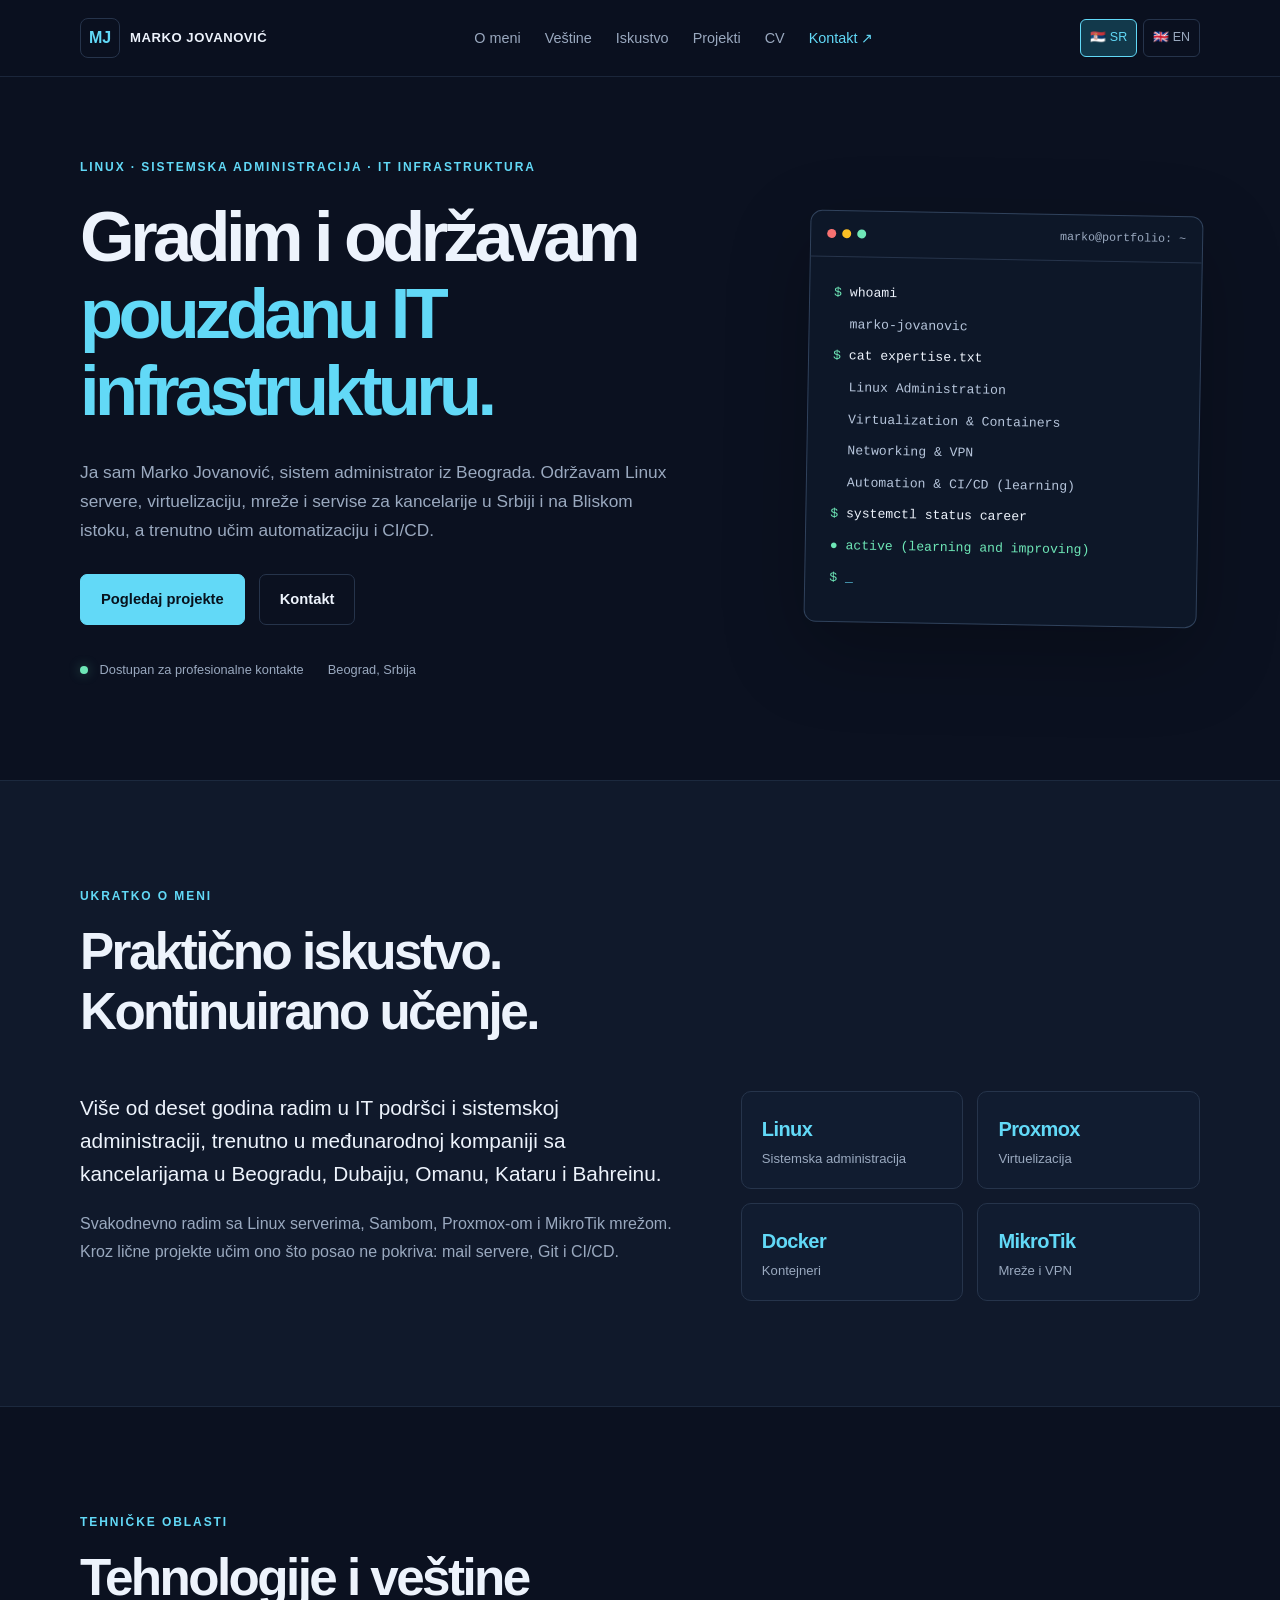
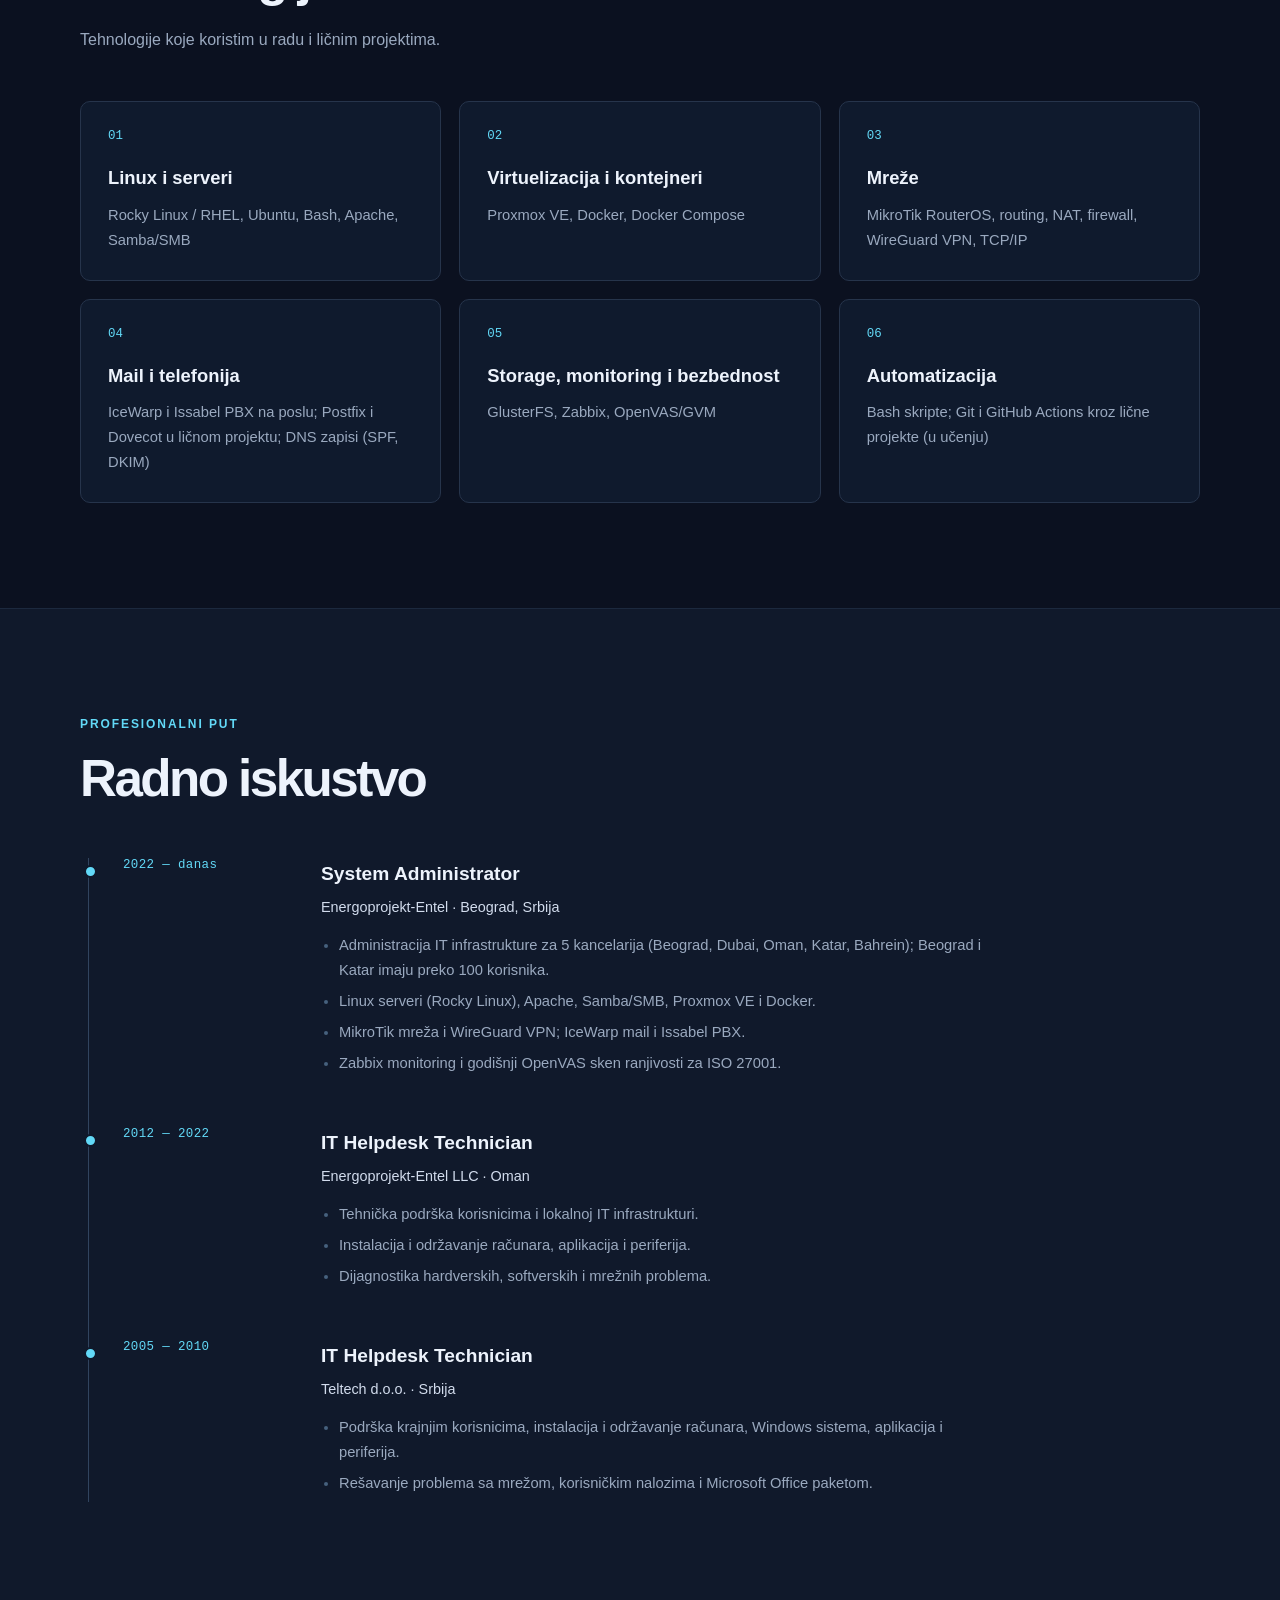
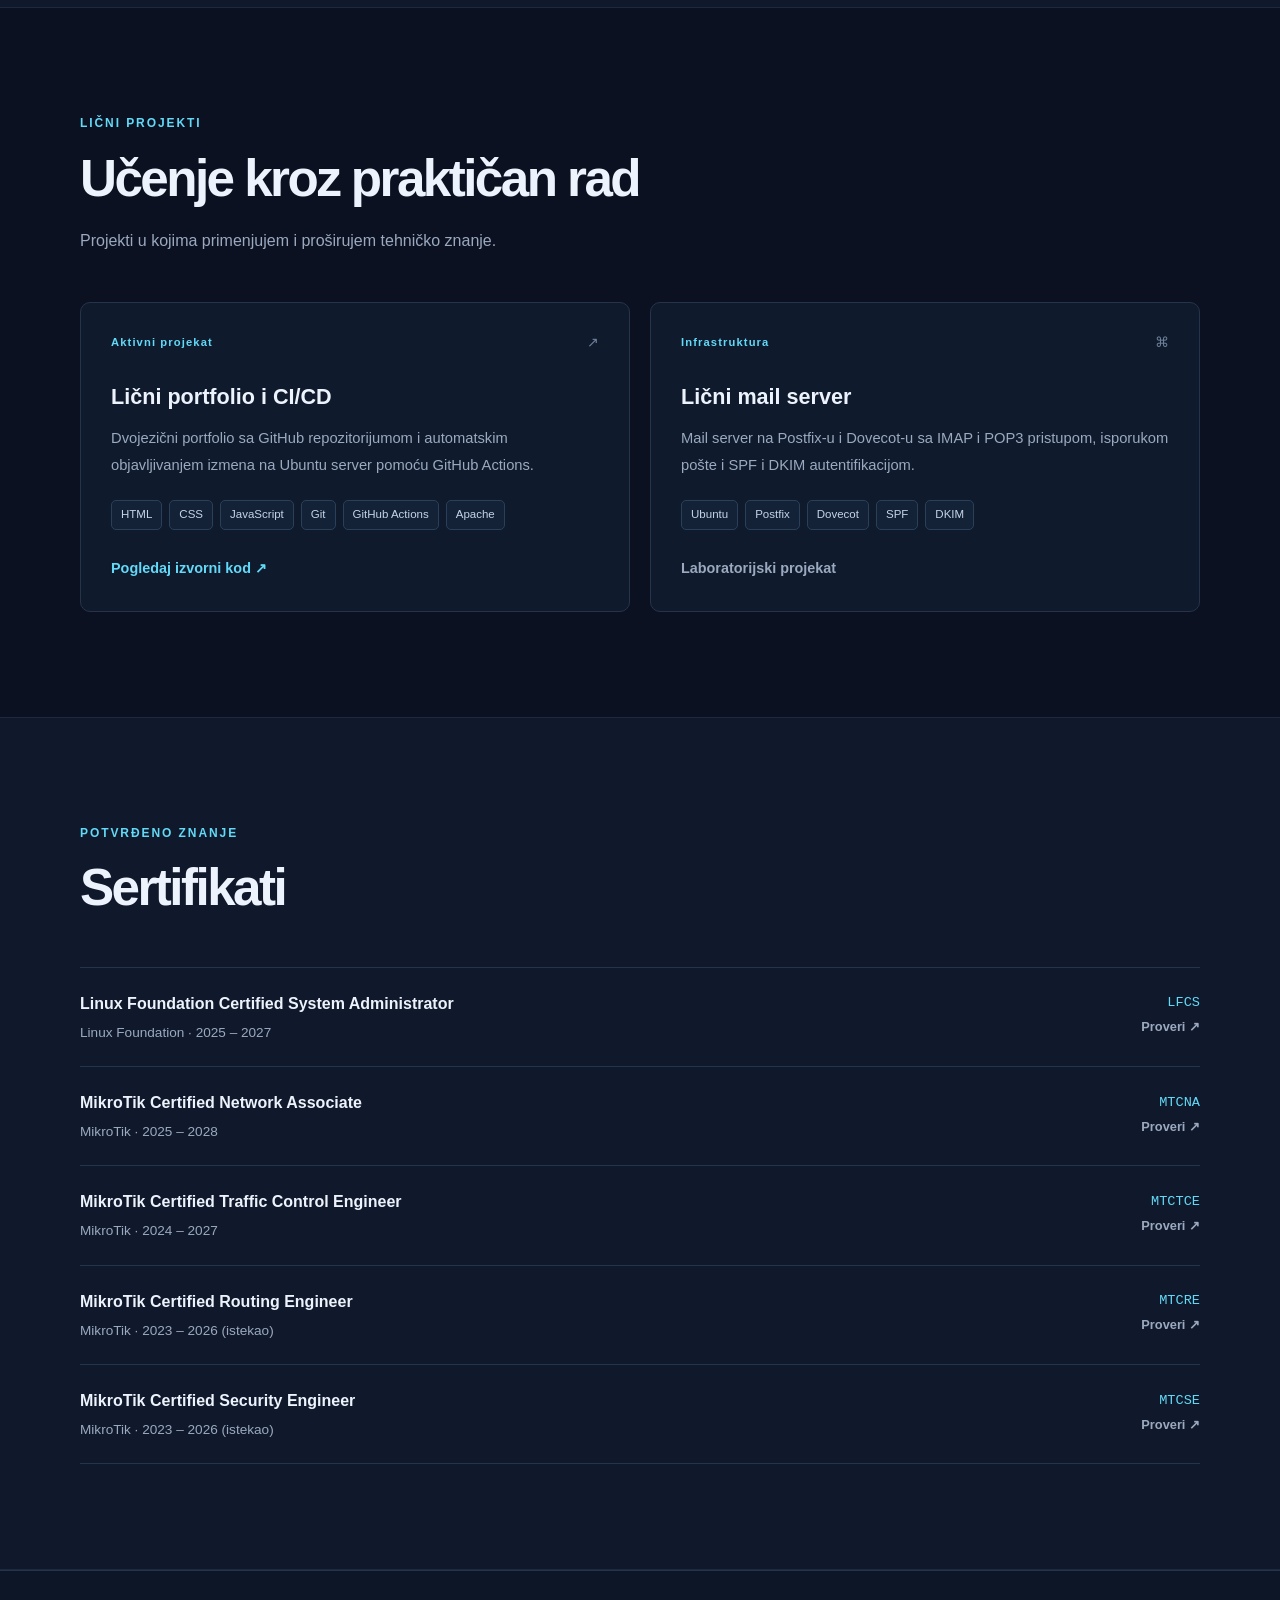
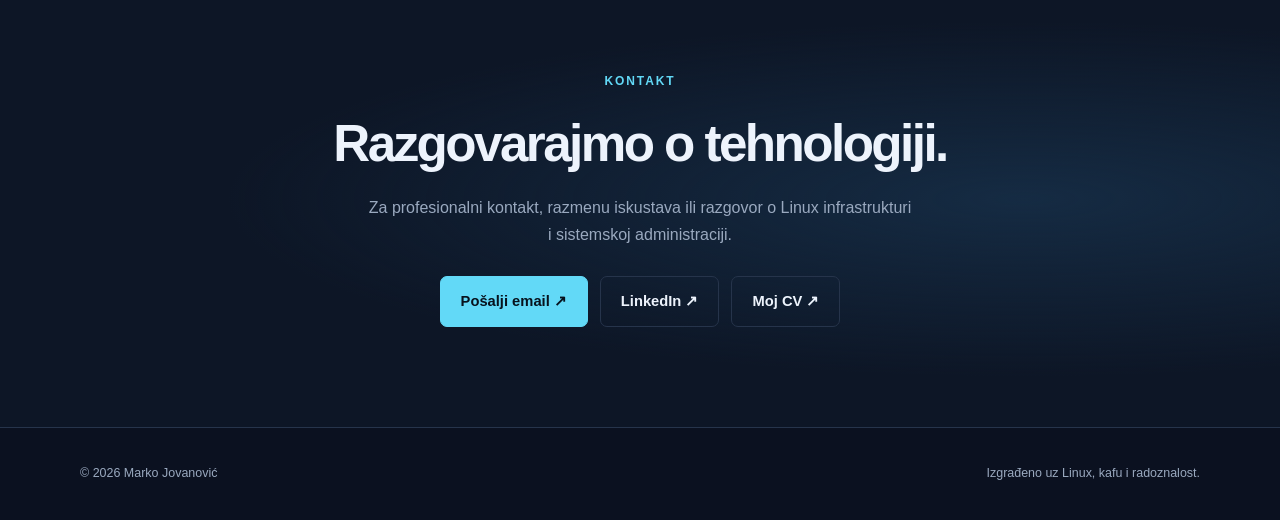
<file: web/index.html>
<!DOCTYPE html>
<html lang="sr">
<head>
    <meta charset="UTF-8">
    <meta name="viewport" content="width=device-width, initial-scale=1.0">
    <meta name="description" content="Marko Jovanović — System Administrator. Linux infrastruktura, virtuelizacija, mreže i servisi za međunarodnu kompaniju.">
    <meta name="theme-color" content="#0b1120">
    <link rel="canonical" href="https://marko.jovanovic.pro/">
    <meta property="og:type" content="website">
    <meta property="og:site_name" content="Marko Jovanović">
    <meta property="og:title" content="Marko Jovanović | System Administrator">
    <meta property="og:description" content="Marko Jovanović — System Administrator. Linux infrastruktura, virtuelizacija, mreže i servisi za međunarodnu kompaniju.">
    <meta property="og:url" content="https://marko.jovanovic.pro/">
    <meta property="og:image" content="https://marko.jovanovic.pro/assets/og-image.png">
    <meta property="og:image:width" content="1200">
    <meta property="og:image:height" content="630">
    <meta property="og:image:alt" content="Marko Jovanović — System Administrator">
    <meta property="og:locale" content="sr_RS">
    <meta property="og:locale:alternate" content="en_US">
    <meta name="twitter:card" content="summary_large_image">
    <meta name="twitter:title" content="Marko Jovanović | System Administrator">
    <meta name="twitter:description" content="Marko Jovanović — System Administrator. Linux infrastruktura, virtuelizacija, mreže i servisi za međunarodnu kompaniju.">
    <meta name="twitter:image" content="https://marko.jovanovic.pro/assets/og-image.png">
    <title>Marko Jovanović | System Administrator</title>
    <link rel="stylesheet" href="styles.css">
    <link rel="icon" type="image/png" href="assets/favicon.png">
    <link rel="apple-touch-icon" href="assets/favicon.png">
    <script src="script.js" defer></script>
</head>
<body>

<header class="site-header">
    <div class="container header-content">
        <a class="logo" href="#home" aria-label="Marko Jovanović — početna">
            <span class="logo-mark">MJ</span>
            <span class="logo-text">MARKO JOVANOVIĆ</span>
        </a>

        <nav class="main-nav" aria-label="Glavna navigacija">
            <a href="#about" data-i18n="navAbout">O meni</a>
            <a href="#skills" data-i18n="navSkills">Veštine</a>
            <a href="#experience" data-i18n="navExperience">Iskustvo</a>
            <a href="#projects" data-i18n="navProjects">Projekti</a>
            <a href="cv.html" data-i18n="navCv">CV</a>
            <a href="#contact" data-i18n="navContact">Kontakt ↗</a>
        </nav>

        <div class="language-switch" aria-label="Izbor jezika">
            <button
                type="button"
                data-language="sr"
                aria-label="Srpski jezik"
                aria-pressed="true"
                class="active">
                🇷🇸 SR
            </button>
            <button
                type="button"
                data-language="en"
                aria-label="English language"
                aria-pressed="false">
                🇬🇧 EN
            </button>
        </div>
    </div>
</header>

<main>
    <section class="hero section" id="home">
        <div class="container hero-grid">
            <div class="hero-content">
                <p class="eyebrow" data-i18n="heroEyebrow">LINUX · SISTEMSKA ADMINISTRACIJA · IT INFRASTRUKTURA</p>

                <h1 data-i18n="heroTitle">Gradim i održavam <span>pouzdanu IT infrastrukturu.</span></h1>

                <p class="hero-description" data-i18n="heroDescription">Ja sam Marko Jovanović, sistem administrator iz Beograda. Održavam Linux servere, virtuelizaciju, mreže i servise za kancelarije u Srbiji i na Bliskom istoku, a trenutno učim automatizaciju i CI/CD.</p>

                <div class="hero-actions">
                    <a class="button button-primary" href="#projects" data-i18n="heroButtonProjects">Pogledaj projekte</a>
                    <a class="button button-secondary" href="#contact" data-i18n="heroButtonContact">Kontakt</a>
                </div>

                <div class="hero-meta">
                    <span><span class="status-dot"></span>
                        <span data-i18n="heroStatus">Dostupan za profesionalne kontakte</span>
                    </span>
                    <span data-i18n="heroLocation">Beograd, Srbija</span>
                </div>
            </div>

            <div class="terminal-card" aria-label="Linux terminal ilustracija">
                <div class="terminal-topbar">
                    <div class="terminal-dots">
                        <span></span><span></span><span></span>
                    </div>
                    <span>marko@portfolio: ~</span>
                </div>

                <div class="terminal-body">
                    <p><span class="terminal-prompt">$</span> whoami</p>
                    <p class="terminal-output">marko-jovanovic</p>

                    <p><span class="terminal-prompt">$</span> cat expertise.txt</p>
                    <p class="terminal-output">Linux Administration</p>
                    <p class="terminal-output">Virtualization &amp; Containers</p>
                    <p class="terminal-output">Networking &amp; VPN</p>
                    <p class="terminal-output">Automation &amp; CI/CD (learning)</p>

                    <p><span class="terminal-prompt">$</span> systemctl status career</p>
                    <p class="terminal-success">● active (learning and improving)</p>

                    <p><span class="terminal-prompt">$</span> <span class="terminal-cursor">_</span></p>
                </div>
            </div>
        </div>
    </section>

    <section class="section section-soft" id="about">
        <div class="container">
            <div class="section-heading">
                <p class="eyebrow" data-i18n="aboutEyebrow">UKRATKO O MENI</p>
                <h2 data-i18n="aboutTitle">Praktično iskustvo. Kontinuirano učenje.</h2>
            </div>

            <div class="about-grid">
                <div class="about-copy">
                    <p data-i18n="aboutParagraph1">Više od deset godina radim u IT podršci i sistemskoj administraciji, trenutno u međunarodnoj kompaniji sa kancelarijama u Beogradu, Dubaiju, Omanu, Kataru i Bahreinu.</p>
                    <p data-i18n="aboutParagraph2">Svakodnevno radim sa Linux serverima, Sambom, Proxmox-om i MikroTik mrežom. Kroz lične projekte učim ono što posao ne pokriva: mail servere, Git i CI/CD.</p>
                </div>

                <div class="about-facts">
                    <div class="fact-card">
                        <span class="fact-number">Linux</span>
                        <span class="fact-label" data-i18n="factLinux">Sistemska administracija</span>
                    </div>
                    <div class="fact-card">
                        <span class="fact-number">Proxmox</span>
                        <span class="fact-label" data-i18n="factVirtualization">Virtuelizacija</span>
                    </div>
                    <div class="fact-card">
                        <span class="fact-number">Docker</span>
                        <span class="fact-label" data-i18n="factContainers">Kontejneri</span>
                    </div>
                    <div class="fact-card">
                        <span class="fact-number">MikroTik</span>
                        <span class="fact-label" data-i18n="factNetwork">Mreže i VPN</span>
                    </div>
                </div>
            </div>
        </div>
    </section>

    <section class="section" id="skills">
        <div class="container">
            <div class="section-heading">
                <p class="eyebrow" data-i18n="skillsEyebrow">TEHNIČKE OBLASTI</p>
                <h2 data-i18n="skillsTitle">Tehnologije i veštine</h2>
                <p data-i18n="skillsDescription">Tehnologije koje koristim u radu i ličnim projektima.</p>
            </div>

            <div class="skills-grid">
                <article class="skill-card">
                    <div class="skill-icon">01</div>
                    <h3 data-i18n="skillLinuxTitle">Linux i serveri</h3>
                    <p>Rocky Linux / RHEL, Ubuntu, Bash, Apache, Samba/SMB</p>
                </article>
                <article class="skill-card">
                    <div class="skill-icon">02</div>
                    <h3 data-i18n="skillVirtualTitle">Virtuelizacija i kontejneri</h3>
                    <p>Proxmox VE, Docker, Docker Compose</p>
                </article>
                <article class="skill-card">
                    <div class="skill-icon">03</div>
                    <h3 data-i18n="skillNetworkTitle">Mreže</h3>
                    <p>MikroTik RouterOS, routing, NAT, firewall, WireGuard VPN, TCP/IP</p>
                </article>
                <article class="skill-card">
                    <div class="skill-icon">04</div>
                    <h3 data-i18n="skillMailTitle">Mail i telefonija</h3>
                    <p data-i18n="skillMailText">IceWarp i Issabel PBX na poslu; Postfix i Dovecot u ličnom projektu; DNS zapisi (SPF, DKIM)</p>
                </article>
                <article class="skill-card">
                    <div class="skill-icon">05</div>
                    <h3 data-i18n="skillMonitoringTitle">Storage, monitoring i bezbednost</h3>
                    <p>GlusterFS, Zabbix, OpenVAS/GVM</p>
                </article>
                <article class="skill-card">
                    <div class="skill-icon">06</div>
                    <h3 data-i18n="skillAutomationTitle">Automatizacija</h3>
                    <p data-i18n="skillAutomationText">Bash skripte; Git i GitHub Actions kroz lične projekte (u učenju)</p>
                </article>
            </div>
        </div>
    </section>

    <section class="section section-soft" id="experience">
        <div class="container">
            <div class="section-heading">
                <p class="eyebrow" data-i18n="experienceEyebrow">PROFESIONALNI PUT</p>
                <h2 data-i18n="experienceTitle">Radno iskustvo</h2>
            </div>

            <div class="timeline">
                <article class="timeline-item">
                    <div class="timeline-date" data-i18n="experienceCurrentDate">2022 — danas</div>
                    <div class="timeline-content">
                        <h3 data-i18n="experienceCurrentRole">System Administrator</h3>
                        <p class="timeline-company">Energoprojekt-Entel · Beograd, Srbija</p>
                        <ul>
                            <li data-i18n="experienceCurrent1">Administracija IT infrastrukture za 5 kancelarija (Beograd, Dubai, Oman, Katar, Bahrein); Beograd i Katar imaju preko 100 korisnika.</li>
                            <li data-i18n="experienceCurrent2">Linux serveri (Rocky Linux), Apache, Samba/SMB, Proxmox VE i Docker.</li>
                            <li data-i18n="experienceCurrent3">MikroTik mreža i WireGuard VPN; IceWarp mail i Issabel PBX.</li>
                            <li data-i18n="experienceCurrent4">Zabbix monitoring i godišnji OpenVAS sken ranjivosti za ISO 27001.</li>
                        </ul>
                    </div>
                </article>

                <article class="timeline-item">
                    <div class="timeline-date">2012 — 2022</div>
                    <div class="timeline-content">
                        <h3 data-i18n="experienceHelpdeskRole">IT Helpdesk Technician</h3>
                        <p class="timeline-company">Energoprojekt-Entel LLC · Oman</p>
                        <ul>
                            <li data-i18n="experienceHelpdesk1">Tehnička podrška korisnicima i lokalnoj IT infrastrukturi.</li>
                            <li data-i18n="experienceHelpdesk2">Instalacija i održavanje računara, aplikacija i periferija.</li>
                            <li data-i18n="experienceHelpdesk3">Dijagnostika hardverskih, softverskih i mrežnih problema.</li>
                        </ul>
                    </div>
                </article>

                <article class="timeline-item">
                    <div class="timeline-date">2005 — 2010</div>
                    <div class="timeline-content">
                        <h3 data-i18n="experienceTeltechRole">IT Helpdesk Technician</h3>
                        <p class="timeline-company">Teltech d.o.o. · Srbija</p>
                        <ul>
                            <li data-i18n="experienceTeltech1">Podrška krajnjim korisnicima, instalacija i održavanje računara, Windows sistema, aplikacija i periferija.</li>
                            <li data-i18n="experienceTeltech2">Rešavanje problema sa mrežom, korisničkim nalozima i Microsoft Office paketom.</li>
                        </ul>
                    </div>
                </article>
            </div>
        </div>
    </section>

    <section class="section" id="projects">
        <div class="container">
            <div class="section-heading">
                <p class="eyebrow" data-i18n="projectsEyebrow">LIČNI PROJEKTI</p>
                <h2 data-i18n="projectsTitle">Učenje kroz praktičan rad</h2>
                <p data-i18n="projectsDescription">Projekti u kojima primenjujem i proširujem tehničko znanje.</p>
            </div>

            <div class="projects-grid">
                <article class="project-card">
                    <div class="project-top">
                        <span class="project-tag" data-i18n="projectPortfolioTag">Aktivni projekat</span>
                        <span class="project-symbol">↗</span>
                    </div>
                    <h3 data-i18n="projectPortfolioTitle">Lični portfolio i CI/CD</h3>
                    <p data-i18n="projectPortfolioDescription">Dvojezični portfolio sa GitHub repozitorijumom i automatskim objavljivanjem izmena na Ubuntu server pomoću GitHub Actions.</p>
                    <div class="project-tech">
                        <span>HTML</span><span>CSS</span><span>JavaScript</span>
                        <span>Git</span><span>GitHub Actions</span><span>Apache</span>
                    </div>
                    <a
                        class="text-link"
                        href="https://github.com/Molderko1/marko-jovanovic-portfolio"
                        target="_blank"
                        rel="noopener noreferrer"
                        data-i18n="projectPortfolioLink">Pogledaj izvorni kod ↗</a>
                </article>

                <article class="project-card">
                    <div class="project-top">
                        <span class="project-tag" data-i18n="projectInfraTag">Infrastruktura</span>
                        <span class="project-symbol">⌘</span>
                    </div>
                    <h3 data-i18n="projectInfraTitle">Lični mail server</h3>
                    <p data-i18n="projectInfraDescription">Mail server na Postfix-u i Dovecot-u sa IMAP i POP3 pristupom, isporukom pošte i SPF i DKIM autentifikacijom.</p>
                    <div class="project-tech">
                        <span>Ubuntu</span><span>Postfix</span><span>Dovecot</span>
                        <span>SPF</span><span>DKIM</span>
                    </div>
                    <span class="text-link" data-i18n="projectInfraStatus">Laboratorijski projekat</span>
                </article>
            </div>
        </div>
    </section>

    <section class="section section-soft" id="certifications">
        <div class="container">
            <div class="section-heading">
                <p class="eyebrow" data-i18n="certificationsEyebrow">POTVRĐENO ZNANJE</p>
                <h2 data-i18n="certificationsTitle">Sertifikati</h2>
            </div>

            <div class="cert-list">
                <article class="cert-item" data-expires="2027-11-20">
                    <div>
                        <h3>Linux Foundation Certified System Administrator</h3>
                        <p>Linux Foundation · 2025 – 2027 <span class="cert-expired" hidden>(<span data-i18n="certExpired">istekao</span>)</span></p>
                    </div>
                    <div class="cert-aside">
                        <span class="cert-code">LFCS</span>
                        <a class="cert-verify" href="https://www.credly.com/badges/c6b85884-ef1a-4f40-b12d-b3ea07963eea" target="_blank" rel="noopener noreferrer" data-i18n="certVerify">Proveri ↗</a>
                    </div>
                </article>
                <article class="cert-item" data-expires="2028-05-07">
                    <div>
                        <h3>MikroTik Certified Network Associate</h3>
                        <p>MikroTik · 2025 – 2028 <span class="cert-expired" hidden>(<span data-i18n="certExpired">istekao</span>)</span></p>
                    </div>
                    <div class="cert-aside">
                        <span class="cert-code">MTCNA</span>
                        <a class="cert-verify" href="https://mikrotik.com/training/certificates/c456074cbb78b829b466" target="_blank" rel="noopener noreferrer" data-i18n="certVerify">Proveri ↗</a>
                    </div>
                </article>
                <article class="cert-item" data-expires="2027-02-23">
                    <div>
                        <h3>MikroTik Certified Traffic Control Engineer</h3>
                        <p>MikroTik · 2024 – 2027 <span class="cert-expired" hidden>(<span data-i18n="certExpired">istekao</span>)</span></p>
                    </div>
                    <div class="cert-aside">
                        <span class="cert-code">MTCTCE</span>
                        <a class="cert-verify" href="https://mikrotik.com/training/certificates/b289254ca66ec26817e9" target="_blank" rel="noopener noreferrer" data-i18n="certVerify">Proveri ↗</a>
                    </div>
                </article>
                <article class="cert-item" data-expires="2026-11-10">
                    <div>
                        <h3>MikroTik Certified Routing Engineer</h3>
                        <p>MikroTik · 2023 – 2026 <span class="cert-expired" hidden>(<span data-i18n="certExpired">istekao</span>)</span></p>
                    </div>
                    <div class="cert-aside">
                        <span class="cert-code">MTCRE</span>
                        <a class="cert-verify" href="https://mikrotik.com/training/certificates/b277507cea0416099224" target="_blank" rel="noopener noreferrer" data-i18n="certVerify">Proveri ↗</a>
                    </div>
                </article>
                <article class="cert-item" data-expires="2026-03-03">
                    <div>
                        <h3>MikroTik Certified Security Engineer</h3>
                        <p>MikroTik · 2023 – 2026 <span class="cert-expired" hidden>(<span data-i18n="certExpired">istekao</span>)</span></p>
                    </div>
                    <div class="cert-aside">
                        <span class="cert-code">MTCSE</span>
                        <a class="cert-verify" href="https://mikrotik.com/training/certificates/b256466c4d76253cadeb" target="_blank" rel="noopener noreferrer" data-i18n="certVerify">Proveri ↗</a>
                    </div>
                </article>
            </div>
        </div>
    </section>

    <section class="section contact-section" id="contact">
        <div class="container contact-content">
            <p class="eyebrow" data-i18n="contactEyebrow">KONTAKT</p>
            <h2 data-i18n="contactTitle">Razgovarajmo o tehnologiji.</h2>
            <p data-i18n="contactDescription">Za profesionalni kontakt, razmenu iskustava ili razgovor o Linux infrastrukturi i sistemskoj administraciji.</p>

            <div class="contact-actions">
                <a class="button button-primary" href="mailto:marko@jovanovic.pro" data-i18n="contactEmail">Pošalji email ↗</a>
                <a
                    class="button button-secondary"
                    href="https://www.linkedin.com/in/marko-jovanovi%C4%87-05802681"
                    target="_blank"
                    rel="noopener noreferrer"
                    data-i18n="contactLinkedIn">LinkedIn ↗</a>
                <a class="button button-secondary" href="cv.html" data-i18n="contactCv">Moj CV ↗</a>
            </div>
        </div>
    </section>
</main>

<footer class="site-footer">
    <div class="container footer-content">
        <span>© <span id="year"></span> Marko Jovanović</span>
        <span data-i18n="footerText">Izgrađeno uz Linux, kafu i radoznalost.</span>
    </div>
</footer>

</body>
</html>
</file>
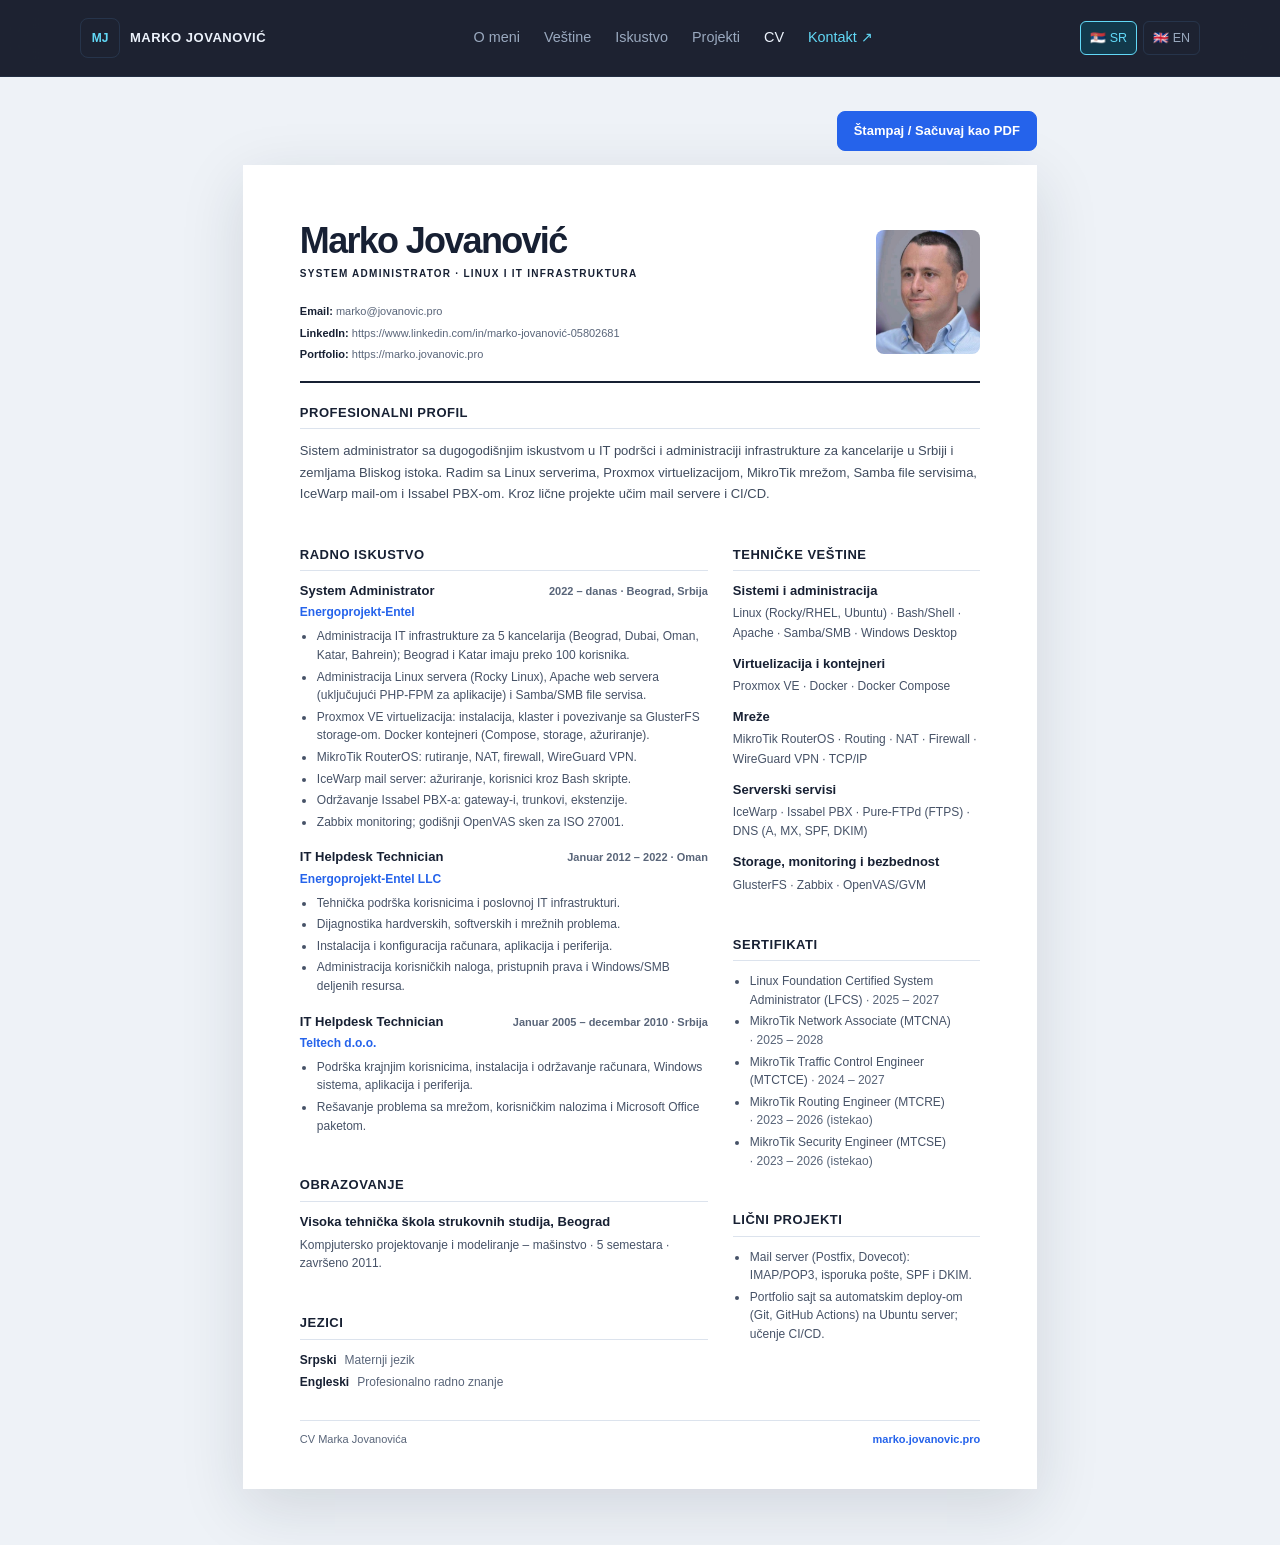
<file: web/cv.html>
<!doctype html>
<html lang="sr">
<head>
<meta charset="utf-8"><meta name="viewport" content="width=device-width, initial-scale=1">
<meta name="description" content="Profesionalni CV Marka Jovanovića — Linux sistemska administracija, infrastruktura i mreže."><meta name="theme-color" content="#0b1120">
<link rel="canonical" href="https://marko.jovanovic.pro/cv.html">
<meta property="og:type" content="website">
<meta property="og:site_name" content="Marko Jovanović">
<meta property="og:title" content="Marko Jovanović | CV">
<meta property="og:description" content="Profesionalni CV Marka Jovanovića — Linux sistemska administracija, infrastruktura i mreže.">
<meta property="og:url" content="https://marko.jovanovic.pro/cv.html">
<meta property="og:image" content="https://marko.jovanovic.pro/assets/og-image.png">
<meta property="og:image:width" content="1200">
<meta property="og:image:height" content="630">
<meta property="og:image:alt" content="Marko Jovanović — System Administrator">
<meta property="og:locale" content="sr_RS">
<meta property="og:locale:alternate" content="en_US">
<meta name="twitter:card" content="summary_large_image">
<meta name="twitter:title" content="Marko Jovanović | CV">
<meta name="twitter:description" content="Profesionalni CV Marka Jovanovića — Linux sistemska administracija, infrastruktura i mreže.">
<meta name="twitter:image" content="https://marko.jovanovic.pro/assets/og-image.png">
<title>Marko Jovanović | CV</title><link rel="stylesheet" href="cv.css"><link rel="icon" type="image/png" href="assets/favicon.png"><link rel="apple-touch-icon" href="assets/favicon.png">
<script>
const t={
sr:{title:'Marko Jovanović | CV',about:'O meni',skills:'Veštine',experience:'Iskustvo',projects:'Projekti',cv:'CV',contact:'Kontakt ↗',print:'Štampaj / Sačuvaj kao PDF',role:'SYSTEM ADMINISTRATOR · LINUX I IT INFRASTRUKTURA',profileH:'Profesionalni profil',profile:'Sistem administrator sa dugogodišnjim iskustvom u IT podršci i administraciji infrastrukture za kancelarije u Srbiji i zemljama Bliskog istoka. Radim sa Linux serverima, Proxmox virtuelizacijom, MikroTik mrežom, Samba file servisima, IceWarp mail-om i Issabel PBX-om. Kroz lične projekte učim mail servere i CI/CD.',expH:'Radno iskustvo',sysadmin:'System Administrator',currentPeriod:'2022 – danas · Beograd, Srbija',entel:'Energoprojekt-Entel',cur1:'Administracija IT infrastrukture za 5 kancelarija (Beograd, Dubai, Oman, Katar, Bahrein); Beograd i Katar imaju preko 100 korisnika.',cur2:'Administracija Linux servera (Rocky Linux), Apache web servera (uključujući PHP-FPM za aplikacije) i Samba/SMB file servisa.',cur3:'Proxmox VE virtuelizacija: instalacija, klaster i povezivanje sa GlusterFS storage-om. Docker kontejneri (Compose, storage, ažuriranje).',cur4:'MikroTik RouterOS: rutiranje, NAT, firewall, WireGuard VPN.',cur5:'IceWarp mail server: ažuriranje, korisnici kroz Bash skripte.',cur6:'Održavanje Issabel PBX-a: gateway-i, trunkovi, ekstenzije.',cur7:'Zabbix monitoring; godišnji OpenVAS sken za ISO 27001.',helpdesk:'IT Helpdesk Technician',omanPeriod:'Januar 2012 – 2022 · Oman',hd1:'Tehnička podrška korisnicima i poslovnoj IT infrastrukturi.',hd2:'Dijagnostika hardverskih, softverskih i mrežnih problema.',hd3:'Instalacija i konfiguracija računara, aplikacija i periferija.',hd4:'Administracija korisničkih naloga, pristupnih prava i Windows/SMB deljenih resursa.',telPeriod:'Januar 2005 – decembar 2010 · Srbija',teltech:'Teltech d.o.o.',tel1:'Podrška krajnjim korisnicima, instalacija i održavanje računara, Windows sistema, aplikacija i periferija.',tel2:'Rešavanje problema sa mrežom, korisničkim nalozima i Microsoft Office paketom.',skillsH:'Tehničke veštine',systems:'Sistemi i administracija',virt:'Virtuelizacija i kontejneri',network:'Mreže',services:'Serverski servisi',storage:'Storage, monitoring i bezbednost',certs:'Sertifikati',expired:'istekao',verify:'Proveri sertifikat ↗',projH:'Lični projekti',proj1:'Mail server (Postfix, Dovecot): IMAP/POP3, isporuka pošte, SPF i DKIM.',proj2:'Portfolio sajt sa automatskim deploy-om (Git, GitHub Actions) na Ubuntu server; učenje CI/CD.',education:'Obrazovanje',school:'Visoka tehnička škola strukovnih studija, Beograd',schoolDesc:'Kompjutersko projektovanje i modeliranje – mašinstvo · 5 semestara · završeno 2011.',languages:'Jezici',serbian:'Srpski',native:'Maternji jezik',english:'Engleski',professional:'Profesionalno radno znanje'},
en:{title:'Marko Jovanović | CV',about:'About',skills:'Skills',experience:'Experience',projects:'Projects',cv:'CV',contact:'Contact ↗',print:'Print / Save as PDF',role:'SYSTEM ADMINISTRATOR · LINUX & IT INFRASTRUCTURE',profileH:'Professional Profile',profile:'System administrator with extensive experience in IT support and infrastructure administration for offices in Serbia and the Middle East. I work with Linux servers, Proxmox virtualization, MikroTik networking, Samba file services, IceWarp mail and Issabel PBX. Through personal projects I am learning mail servers and CI/CD.',expH:'Professional Experience',sysadmin:'System Administrator',currentPeriod:'2022 – Present · Belgrade, Serbia',entel:'Energoprojekt-Entel',cur1:'Administer IT infrastructure for 5 offices (Belgrade, Dubai, Oman, Qatar, Bahrain); Belgrade and Qatar each have over 100 users.',cur2:'Administer Linux servers (Rocky Linux), Apache web servers (including PHP-FPM for applications) and Samba/SMB file services.',cur3:'Proxmox VE virtualization: installation, clustering and GlusterFS storage integration. Docker containers (Compose, storage, updates).',cur4:'MikroTik RouterOS: routing, NAT, firewall, WireGuard VPN.',cur5:'IceWarp mail server: updates, user management via Bash scripts.',cur6:'Issabel PBX maintenance: gateways, trunks, extensions.',cur7:'Zabbix monitoring; annual OpenVAS scan for ISO 27001.',helpdesk:'IT Helpdesk Technician',omanPeriod:'January 2012 – 2022 · Oman',hd1:'Provided technical support for users and business IT infrastructure.',hd2:'Diagnosed hardware, software and network issues.',hd3:'Installed and configured computers, applications and peripherals.',hd4:'Managed user accounts, access permissions and Windows/SMB shared resources.',telPeriod:'January 2005 – December 2010 · Serbia',teltech:'Teltech d.o.o.',tel1:'Provided end-user support; installed and maintained computers, Windows systems, applications and peripherals.',tel2:'Troubleshot network connectivity, user accounts and Microsoft Office issues.',skillsH:'Technical Skills',systems:'Systems & Administration',virt:'Virtualization & Containers',network:'Networking',services:'Server Services',storage:'Storage, Monitoring & Security',certs:'Certifications',expired:'expired',verify:'Verify certificate ↗',projH:'Personal Projects',proj1:'Mail server (Postfix, Dovecot): IMAP/POP3, mail delivery, SPF and DKIM.',proj2:'Portfolio website with automated deployment (Git, GitHub Actions) to an Ubuntu server; learning CI/CD.',education:'Education',school:'Higher Technical School of Vocational Studies, Belgrade',schoolDesc:'Computer Design and Modeling – Mechanical Engineering · 5 semesters · completed 2011.',languages:'Languages',serbian:'Serbian',native:'Native',english:'English',professional:'Professional working proficiency'}};
function markExpired(){const now=new Date();document.querySelectorAll('[data-expires]').forEach(i=>{const l=i.querySelector('.cert-expired');if(l)l.hidden=!(new Date(i.dataset.expires+'T23:59:59')<now)})}
function setLang(lang){if(!t[lang])lang='sr';document.documentElement.lang=lang;document.title=t[lang].title;document.querySelectorAll('[data-t]').forEach(e=>{let k=e.dataset.t;if(t[lang][k]!==undefined)e.textContent=t[lang][k]});document.querySelectorAll('[data-tt]').forEach(e=>{if(t[lang].verify)e.title=t[lang].verify});document.querySelectorAll('[data-language]').forEach(b=>{let a=b.dataset.language===lang;b.classList.toggle('active',a);b.setAttribute('aria-pressed',String(a))});try{localStorage.setItem('portfolio-language',lang)}catch(e){}}
document.addEventListener('DOMContentLoaded',()=>{let l='sr';try{l=localStorage.getItem('portfolio-language')||'sr'}catch(e){}setLang(l);markExpired();document.querySelectorAll('[data-language]').forEach(b=>b.addEventListener('click',()=>setLang(b.dataset.language))) });
</script></head>
<body>
<header class="site-header no-print">
<div class="container header-content">
<a class="logo" href="index.html" aria-label="Marko Jovanović — home"><span class="logo-mark">MJ</span><span class="logo-text">MARKO JOVANOVIĆ</span></a>
<nav class="main-nav" aria-label="Main navigation"><a href="index.html#about" data-t="about">O meni</a><a href="index.html#skills" data-t="skills">Veštine</a><a href="index.html#experience" data-t="experience">Iskustvo</a><a href="index.html#projects" data-t="projects">Projekti</a><a href="cv.html" aria-current="page" data-t="cv">CV</a><a href="index.html#contact" data-t="contact">Kontakt ↗</a></nav>
<div class="language-switch" aria-label="CV language"><button type="button" data-language="sr" aria-label="Srpski jezik" aria-pressed="true" class="active">🇷🇸 SR</button><button type="button" data-language="en" aria-label="English language" aria-pressed="false">🇬🇧 EN</button></div>
</div></header>
<main class="cv-page">
<div class="cv-toolbar no-print"><button class="print-button" type="button" onclick="window.print()" data-t="print">Štampaj / Sačuvaj kao PDF</button></div>
<article class="cv-sheet">
<header class="cv-header"><div class="identity"><h1>Marko Jovanović</h1><p class="eyebrow" data-t="role">SYSTEM ADMINISTRATOR · LINUX I IT INFRASTRUKTURA</p><div class="contact-line">
  <span><b>Email:</b> <a href="mailto:marko@jovanovic.pro">marko@jovanovic.pro</a></span>
  <span><b>LinkedIn:</b> <a href="https://www.linkedin.com/in/marko-jovanovi%C4%87-05802681/" target="_blank" rel="noopener noreferrer">https://www.linkedin.com/in/marko-jovanović-05802681</a></span>
  <span><b>Portfolio:</b> <a href="https://marko.jovanovic.pro">https://marko.jovanovic.pro</a></span>
</div></div><img class="profile-photo" src="assets/marko.jpg" alt="Marko Jovanović" onerror="this.style.display='none'"></header>
<section class="profile-section"><h2 data-t="profileH">Profesionalni profil</h2><p data-t="profile">Sistem administrator sa dugogodišnjim iskustvom u IT podršci i administraciji infrastrukture za kancelarije u Srbiji i zemljama Bliskog istoka. Radim sa Linux serverima, Proxmox virtuelizacijom, MikroTik mrežom, Samba file servisima, IceWarp mail-om i Issabel PBX-om. Kroz lične projekte učim mail servere i CI/CD.</p></section>
<div class="cv-columns"><div class="main-column"><section><h2 data-t="expH">Radno iskustvo</h2>
<div class="job"><div class="job-heading"><h3 data-t="sysadmin">System Administrator</h3><span class="period" data-t="currentPeriod">2022 – danas · Beograd, Srbija</span></div><p class="company" data-t="entel">Energoprojekt-Entel</p><ul><li data-t="cur1">Administracija IT infrastrukture za 5 kancelarija (Beograd, Dubai, Oman, Katar, Bahrein); Beograd i Katar imaju preko 100 korisnika.</li><li data-t="cur2">Administracija Linux servera (Rocky Linux), Apache web servera (uključujući PHP-FPM za aplikacije) i Samba/SMB file servisa.</li><li data-t="cur3">Proxmox VE virtuelizacija: instalacija, klaster i povezivanje sa GlusterFS storage-om. Docker kontejneri (Compose, storage, ažuriranje).</li><li data-t="cur4">MikroTik RouterOS: rutiranje, NAT, firewall, WireGuard VPN.</li><li data-t="cur5">IceWarp mail server: ažuriranje, korisnici kroz Bash skripte.</li><li data-t="cur6">Održavanje Issabel PBX-a: gateway-i, trunkovi, ekstenzije.</li><li data-t="cur7">Zabbix monitoring; godišnji OpenVAS sken za ISO 27001.</li></ul></div>
<div class="job"><div class="job-heading"><h3 data-t="helpdesk">IT Helpdesk Technician</h3><span class="period" data-t="omanPeriod">Januar 2012 – 2022 · Oman</span></div><p class="company">Energoprojekt-Entel LLC</p><ul><li data-t="hd1">Tehnička podrška korisnicima i poslovnoj IT infrastrukturi.</li><li data-t="hd2">Dijagnostika hardverskih, softverskih i mrežnih problema.</li><li data-t="hd3">Instalacija i konfiguracija računara, aplikacija i periferija.</li><li data-t="hd4">Administracija korisničkih naloga, pristupnih prava i Windows/SMB deljenih resursa.</li></ul></div>
<div class="job"><div class="job-heading"><h3 data-t="helpdesk">IT Helpdesk Technician</h3><span class="period" data-t="telPeriod">Januar 2005 – decembar 2010 · Srbija</span></div><p class="company" data-t="teltech">Teltech d.o.o.</p><ul><li data-t="tel1">Podrška krajnjim korisnicima, instalacija i održavanje računara, Windows sistema, aplikacija i periferija.</li><li data-t="tel2">Rešavanje problema sa mrežom, korisničkim nalozima i Microsoft Office paketom.</li></ul></div></section><section><h2 data-t="education">Obrazovanje</h2><h3 class="education-title" data-t="school">Visoka tehnička škola strukovnih studija, Beograd</h3><p class="small-copy" data-t="schoolDesc">Kompjutersko projektovanje i modeliranje – mašinstvo · 5 semestara · završeno 2011.</p></section><section><h2 data-t="languages">Jezici</h2><div class="language-row"><strong data-t="serbian">Srpski</strong><span data-t="native">Maternji jezik</span></div><div class="language-row"><strong data-t="english">Engleski</strong><span data-t="professional">Profesionalno radno znanje</span></div></section></div>
<aside class="side-column"><section><h2 data-t="skillsH">Tehničke veštine</h2><div class="skill-group"><h3 data-t="systems">Sistemi i administracija</h3><p>Linux (Rocky/RHEL, Ubuntu) · Bash/Shell · Apache · Samba/SMB · Windows Desktop</p></div><div class="skill-group"><h3 data-t="virt">Virtuelizacija i kontejneri</h3><p>Proxmox VE · Docker · Docker Compose</p></div><div class="skill-group"><h3 data-t="network">Mreže</h3><p>MikroTik RouterOS · Routing · NAT · Firewall · WireGuard VPN · TCP/IP</p></div><div class="skill-group"><h3 data-t="services">Serverski servisi</h3><p>IceWarp · Issabel PBX · Pure-FTPd (FTPS) · DNS (A, MX, SPF, DKIM)</p></div><div class="skill-group"><h3 data-t="storage">Storage, monitoring i bezbednost</h3><p>GlusterFS · Zabbix · OpenVAS/GVM</p></div></section>
<section><h2 data-t="certs">Sertifikati</h2><ul class="compact-list"><li data-expires="2027-11-20"><a class="cert-link" href="https://www.credly.com/badges/c6b85884-ef1a-4f40-b12d-b3ea07963eea" target="_blank" rel="noopener noreferrer" title="Proveri sertifikat ↗" data-tt>Linux Foundation Certified System Administrator (LFCS)</a> <span class="cert-date">· 2025 – 2027 <span class="cert-expired" hidden>(<span data-t="expired">istekao</span>)</span></span></li><li data-expires="2028-05-07"><a class="cert-link" href="https://mikrotik.com/training/certificates/c456074cbb78b829b466" target="_blank" rel="noopener noreferrer" title="Proveri sertifikat ↗" data-tt>MikroTik Network Associate (MTCNA)</a> <span class="cert-date">· 2025 – 2028 <span class="cert-expired" hidden>(<span data-t="expired">istekao</span>)</span></span></li><li data-expires="2027-02-23"><a class="cert-link" href="https://mikrotik.com/training/certificates/b289254ca66ec26817e9" target="_blank" rel="noopener noreferrer" title="Proveri sertifikat ↗" data-tt>MikroTik Traffic Control Engineer (MTCTCE)</a> <span class="cert-date">· 2024 – 2027 <span class="cert-expired" hidden>(<span data-t="expired">istekao</span>)</span></span></li><li data-expires="2026-11-10"><a class="cert-link" href="https://mikrotik.com/training/certificates/b277507cea0416099224" target="_blank" rel="noopener noreferrer" title="Proveri sertifikat ↗" data-tt>MikroTik Routing Engineer (MTCRE)</a> <span class="cert-date">· 2023 – 2026 <span class="cert-expired" hidden>(<span data-t="expired">istekao</span>)</span></span></li><li data-expires="2026-03-03"><a class="cert-link" href="https://mikrotik.com/training/certificates/b256466c4d76253cadeb" target="_blank" rel="noopener noreferrer" title="Proveri sertifikat ↗" data-tt>MikroTik Security Engineer (MTCSE)</a> <span class="cert-date">· 2023 – 2026 <span class="cert-expired" hidden>(<span data-t="expired">istekao</span>)</span></span></li></ul></section><section><h2 data-t="projH">Lični projekti</h2><ul class="compact-list"><li data-t="proj1">Mail server (Postfix, Dovecot): IMAP/POP3, isporuka pošte, SPF i DKIM.</li><li data-t="proj2">Portfolio sajt sa automatskim deploy-om (Git, GitHub Actions) na Ubuntu server; učenje CI/CD.</li></ul></section></aside></div>
<footer class="cv-footer no-print"><span>CV Marka Jovanovića</span><a href="https://marko.jovanovic.pro">marko.jovanovic.pro</a></footer>
</article></main></body></html>
</file>
<file: web/styles.css>
/* ==========================================================
   Portfolio — styles.css (index.html)
   Svaka klasa ovde postoji u HTML-u; nema mrtvih pravila.
   Redosled: tokeni → osnova → header → hero → sekcije →
   komponente → kontakt/footer → responsive → reduced motion
   ========================================================== */

/* ---------- Tokeni ---------- */
:root {
    color-scheme: dark;

    --bg: #0b1120;
    --bg-soft: #10192b;
    --bg-contact: #0d1626;
    --surface: #121e32;
    --surface-card: rgb(18 30 50 / 70%);
    --border: #26344b;
    --border-strong: #30425c;
    --text: #edf3fc;
    --text-soft: #c4d4e8;
    --muted: #9aa9bf;
    --accent: #62d9f7;
    --accent-hover: #9aeafa;
    --accent-dark: #12394b;
    --success: #6ee7b7;

    --max-width: 1120px;
    --header-height: 76px;
    --radius-s: 6px;
    --radius-m: 10px;
    --radius-l: 12px;
}

/* ---------- Osnova ---------- */
* {
    box-sizing: border-box;
}

html {
    scroll-behavior: smooth;
    scroll-padding-top: calc(var(--header-height) + 14px);
}

body {
    margin: 0;
    background: var(--bg);
    color: var(--text);
    font-family: Inter, "Segoe UI", Arial, sans-serif;
    line-height: 1.7;
    -webkit-font-smoothing: antialiased;
}

a {
    color: inherit;
    text-decoration: none;
}

a:focus-visible,
button:focus-visible {
    outline: 2px solid var(--accent);
    outline-offset: 4px;
}

.container {
    width: min(var(--max-width), calc(100% - 48px));
    margin-inline: auto;
}

.eyebrow {
    margin: 0 0 22px;
    color: var(--accent);
    font-size: 0.75rem;
    font-weight: 700;
    letter-spacing: 0.16em;
}

/* ---------- Header ---------- */
.site-header {
    position: sticky;
    top: 0;
    z-index: 10;
    background: rgb(11 17 32 / 92%);
    border-bottom: 1px solid rgb(38 52 75 / 65%);
    backdrop-filter: blur(16px);
}

.header-content {
    min-height: var(--header-height);
    display: flex;
    align-items: center;
    justify-content: space-between;
    gap: 24px;
}

.logo {
    display: flex;
    align-items: center;
    gap: 10px;
    flex-shrink: 0;
}

.logo-mark {
    display: grid;
    place-items: center;
    width: 40px;
    height: 40px;
    border: 1px solid var(--border);
    border-radius: 8px;
    color: var(--accent);
    font-weight: 800;
}

.logo-text {
    font-size: 0.82rem;
    font-weight: 800;
    letter-spacing: 0.04em;
}

.main-nav {
    display: flex;
    align-items: center;
    gap: 24px;
    color: var(--muted);
    font-size: 0.9rem;
}

.main-nav a {
    transition: color 160ms ease;
}

.main-nav a:hover {
    color: var(--accent);
}

.main-nav a:last-child {
    color: var(--accent);
}

.language-switch {
    display: flex;
    align-items: center;
    gap: 6px;
    flex-shrink: 0;
}

.language-switch button {
    padding: 7px 9px;
    border: 1px solid var(--border);
    border-radius: var(--radius-s);
    background: transparent;
    color: var(--muted);
    font: inherit;
    font-size: 0.78rem;
    cursor: pointer;
    transition: color 160ms ease, border-color 160ms ease;
}

.language-switch button:hover {
    color: var(--text);
}

.language-switch button.active {
    border-color: var(--accent);
    color: var(--accent);
    background: var(--accent-dark);
}

/* ---------- Dugmad i linkovi ---------- */
.button {
    min-height: 48px;
    padding: 12px 20px;
    display: inline-flex;
    align-items: center;
    justify-content: center;
    gap: 14px;
    border: 1px solid var(--border);
    border-radius: 7px;
    font-size: 0.92rem;
    font-weight: 700;
    transition: transform 160ms ease, background 160ms ease;
}

.button:hover {
    transform: translateY(-2px);
}

.button-primary {
    color: #07121d;
    background: var(--accent);
    border-color: var(--accent);
}

.button-primary:hover {
    background: var(--accent-hover);
}

.button-secondary {
    background: transparent;
}

.button-secondary:hover {
    background: var(--surface);
}

.text-link {
    display: inline-flex;
    gap: 10px;
    margin-top: 26px;
    color: var(--accent);
    font-size: 0.9rem;
    font-weight: 700;
}

a.text-link:hover {
    color: #b0f1ff;
}

/* span.text-link (status laboratorijskog projekta) nije link */
span.text-link {
    color: var(--muted);
    font-weight: 600;
}

/* ---------- Sekcije (opšte) ---------- */
.section {
    padding-block: 105px;
}

.section-soft {
    background: var(--bg-soft);
    border-block: 1px solid rgb(38 52 75 / 60%);
}

.section-heading {
    max-width: 700px;
    margin-bottom: 48px;
}

.section-heading .eyebrow {
    margin-bottom: 15px;
}

.section-heading h2,
.contact-content h2 {
    margin: 0;
    font-size: clamp(2rem, 4vw, 3.2rem);
    line-height: 1.18;
    letter-spacing: -0.05em;
}

.section-heading p:not(.eyebrow) {
    max-width: 570px;
    margin: 18px 0 0;
    color: var(--muted);
}

/* ---------- Hero ---------- */
/* .hero je i .section — ovo pravilo dolazi posle i prepisuje padding */
.hero {
    min-height: 650px;
    padding-block: 80px 100px;
    display: flex;
    align-items: center;
}

.hero-grid {
    display: grid;
    grid-template-columns: 1.25fr 0.75fr;
    align-items: center;
    gap: 72px;
}

.hero-content {
    min-width: 0;
}

.hero h1 {
    max-width: 720px;
    margin: 0;
    font-size: clamp(2.7rem, 5.5vw, 4.6rem);
    line-height: 1.09;
    letter-spacing: -0.065em;
}

.hero h1 span {
    color: var(--accent);
}

.hero-description {
    max-width: 590px;
    margin: 28px 0;
    color: var(--muted);
    font-size: 1.08rem;
}

.hero-actions {
    display: flex;
    flex-wrap: wrap;
    gap: 14px;
}

.hero-meta {
    display: flex;
    flex-wrap: wrap;
    gap: 12px 24px;
    margin-top: 34px;
    color: var(--muted);
    font-size: 0.8rem;
}

.status-dot {
    display: inline-block;
    width: 8px;
    height: 8px;
    margin-right: 8px;
    border-radius: 50%;
    background: var(--success);
    box-shadow: 0 0 12px rgb(110 231 183 / 35%);
}

/* ---------- Terminal ---------- */
.terminal-card {
    overflow: hidden;
    border: 1px solid var(--border-strong);
    border-radius: var(--radius-l);
    background: #0d1728;
    box-shadow: 0 28px 80px rgb(0 0 0 / 25%);
    transform: rotate(1deg);
}

.terminal-topbar {
    min-height: 46px;
    padding-inline: 16px;
    display: flex;
    align-items: center;
    justify-content: space-between;
    gap: 12px;
    border-bottom: 1px solid var(--border);
    color: var(--muted);
    font-family: monospace;
    font-size: 0.73rem;
}

.terminal-dots {
    display: flex;
    gap: 6px;
}

.terminal-dots span {
    width: 9px;
    height: 9px;
    border-radius: 50%;
    background: #52627a;
}

.terminal-dots span:nth-child(1) { background: #f87171; }
.terminal-dots span:nth-child(2) { background: #fbbf24; }
.terminal-dots span:nth-child(3) { background: var(--success); }

.terminal-body {
    min-height: 300px;
    padding: 24px;
    font-family: "SFMono-Regular", Consolas, monospace;
    font-size: 0.82rem;
    line-height: 1.8;
    overflow-wrap: anywhere;
}

.terminal-body p {
    margin: 0 0 8px;
}

.terminal-prompt,
.terminal-success {
    color: var(--success);
}

.terminal-output {
    padding-left: 16px;
    color: #b6c5db;
}

.terminal-cursor {
    color: var(--accent);
    animation: blink 1.2s steps(2, start) infinite;
}

@keyframes blink {
    to {
        visibility: hidden;
    }
}

/* ---------- O meni ---------- */
.about-grid {
    display: grid;
    grid-template-columns: 1.3fr 1fr;
    align-items: start;
    gap: 64px;
}

.about-copy {
    color: var(--muted);
}

.about-copy p {
    margin: 0 0 20px;
}

.about-copy p:first-child {
    color: var(--text);
    font-size: 1.3rem;
    line-height: 1.6;
}

.about-facts {
    display: grid;
    grid-template-columns: repeat(2, minmax(0, 1fr));
    gap: 14px;
}

.fact-card {
    padding: 20px;
    display: flex;
    flex-direction: column;
    gap: 4px;
    border: 1px solid var(--border);
    border-radius: var(--radius-m);
    background: var(--surface-card);
}

.fact-number {
    color: var(--accent);
    font-size: 1.25rem;
    font-weight: 800;
    letter-spacing: -0.03em;
}

.fact-label {
    color: var(--muted);
    font-size: 0.82rem;
    line-height: 1.4;
}

/* ---------- Kartice (veštine, projekti) ---------- */
.skills-grid {
    display: grid;
    grid-template-columns: repeat(3, minmax(0, 1fr));
    gap: 18px;
}

.projects-grid {
    display: grid;
    grid-template-columns: repeat(2, minmax(0, 1fr));
    gap: 20px;
}

.skill-card,
.project-card {
    padding: 27px;
    border: 1px solid var(--border);
    border-radius: var(--radius-m);
    background: var(--surface-card);
    transition: border-color 180ms ease, transform 180ms ease;
}

.skill-card:hover,
.project-card:hover {
    border-color: #46617e;
    transform: translateY(-3px);
}

.skill-card h3,
.project-card h3 {
    margin: 19px 0 9px;
    font-size: 1.15rem;
}

.skill-card p,
.project-card p {
    margin: 0;
    color: var(--muted);
    font-size: 0.92rem;
}

.skill-icon {
    color: var(--accent);
    font: 0.78rem monospace;
}

.project-card {
    padding: 30px;
}

.project-card h3 {
    margin-top: 27px;
    font-size: 1.35rem;
}

.project-card p {
    line-height: 1.8;
}

.project-top {
    display: flex;
    align-items: center;
    justify-content: space-between;
    gap: 15px;
}

.project-tag {
    color: var(--accent);
    font-size: 0.7rem;
    font-weight: 700;
    letter-spacing: 0.1em;
}

.project-symbol {
    color: #6e8099;
    font: 0.9rem monospace;
}

.project-tech {
    display: flex;
    flex-wrap: wrap;
    gap: 7px;
    margin-top: 22px;
}

.project-tech span {
    padding: 4px 9px;
    border: 1px solid #2a4059;
    border-radius: 5px;
    color: var(--text-soft);
    background: #142238;
    font-size: 0.72rem;
}

/* ---------- Iskustvo (timeline) ---------- */
.timeline {
    margin-left: 8px;
    border-left: 1px solid #31445f;
}

.timeline-item {
    position: relative;
    padding: 0 0 45px 34px;
    display: grid;
    grid-template-columns: 170px 1fr;
    gap: 28px;
}

.timeline-item:last-child {
    padding-bottom: 0;
}

.timeline-item::before {
    position: absolute;
    top: 7px;
    left: -5px;
    width: 9px;
    height: 9px;
    border: 2px solid var(--bg-soft);
    border-radius: 50%;
    background: var(--accent);
    content: "";
}

.timeline-date {
    color: var(--accent);
    font: 0.78rem monospace;
    letter-spacing: 0.03em;
}

.timeline-content h3 {
    margin: 0;
    font-size: 1.2rem;
}

.timeline-company {
    margin: 4px 0 14px;
    color: #d2dced;
    font-size: 0.9rem;
}

.timeline-content ul {
    max-width: 670px;
    margin: 0;
    padding-left: 18px;
    color: var(--muted);
    font-size: 0.92rem;
}

.timeline-content li {
    margin-bottom: 6px;
}

.timeline-content li::marker {
    color: #46617e;
}

/* ---------- Sertifikati ---------- */
.cert-list {
    border-top: 1px solid var(--border);
}

.cert-item {
    padding: 22px 0;
    display: flex;
    align-items: center;
    justify-content: space-between;
    gap: 20px;
    border-bottom: 1px solid var(--border);
}

.cert-item h3 {
    margin: 0;
    font-size: 1rem;
}

.cert-item p {
    margin: 4px 0 0;
    color: var(--muted);
    font-size: 0.85rem;
}

.cert-aside {
    display: flex;
    flex-direction: column;
    align-items: flex-end;
    gap: 6px;
    flex-shrink: 0;
}

.cert-code {
    color: var(--accent);
    font: 0.85rem monospace;
}

.cert-verify {
    color: var(--muted);
    font-size: 0.8rem;
    font-weight: 600;
    transition: color 160ms ease;
}

.cert-verify:hover {
    color: var(--accent);
}

/* ---------- Kontakt ---------- */
.contact-section {
    padding-block: 100px;
    background:
        radial-gradient(ellipse at 80% 50%, #152b43 0%, transparent 55%),
        var(--bg-contact);
    border-top: 1px solid var(--border);
}

.contact-content {
    text-align: center;
}

.contact-content h2 {
    margin-bottom: 20px;
}

.contact-content > p:not(.eyebrow) {
    max-width: 550px;
    margin: 0 auto 28px;
    color: var(--muted);
}

.contact-actions {
    display: flex;
    flex-wrap: wrap;
    justify-content: center;
    gap: 12px;
}

/* ---------- Footer ---------- */
.site-footer {
    border-top: 1px solid var(--border);
}

.footer-content {
    min-height: 90px;
    display: flex;
    align-items: center;
    justify-content: space-between;
    gap: 8px 20px;
    color: var(--muted);
    font-size: 0.78rem;
}

/* ==========================================================
   Responsive
   ========================================================== */
@media (max-width: 1000px) {
    .header-content {
        flex-wrap: wrap;
        padding-block: 12px;
    }

    .main-nav {
        order: 3;
        width: 100%;
        justify-content: center;
        flex-wrap: wrap;
        gap: 8px 20px;
    }

    .hero {
        min-height: auto;
        padding-block: 72px 80px;
    }

    .hero-grid {
        grid-template-columns: 1fr;
        gap: 48px;
    }

    .terminal-card {
        max-width: 600px;
        width: 100%;
        margin-inline: auto;
        transform: none;
    }

    .about-grid {
        grid-template-columns: 1fr;
        gap: 40px;
    }

    .skills-grid {
        grid-template-columns: repeat(2, minmax(0, 1fr));
    }

    .timeline-item {
        grid-template-columns: 1fr;
        gap: 8px;
    }
}

@media (max-width: 600px) {
    .container {
        width: calc(100% - 32px);
    }

    .logo-text {
        font-size: 0.72rem;
    }

    .main-nav {
        justify-content: flex-start;
        gap: 8px 16px;
        font-size: 0.82rem;
    }

    .section {
        padding-block: 75px;
    }

    .hero {
        padding-block: 56px 72px;
    }

    .hero h1 {
        font-size: clamp(2.35rem, 11vw, 3.4rem);
    }

    .hero-description {
        font-size: 1rem;
    }

    .hero-meta {
        flex-direction: column;
        gap: 4px;
    }

    .terminal-body {
        padding: 18px;
        font-size: 0.74rem;
    }

    .about-copy p:first-child {
        font-size: 1.15rem;
    }

    .skills-grid,
    .projects-grid {
        grid-template-columns: 1fr;
    }

    .skill-card,
    .project-card {
        padding: 23px;
    }

    .cert-item {
        align-items: flex-start;
    }

    .cert-item h3 {
        font-size: 0.92rem;
    }

    .contact-section {
        padding-block: 75px;
    }

    .contact-actions .button {
        width: 100%;
    }

    .footer-content {
        padding-block: 20px;
        flex-wrap: wrap;
    }
}

/* ---------- Smanjeno kretanje ---------- */
@media (prefers-reduced-motion: reduce) {
    *,
    *::before,
    *::after {
        scroll-behavior: auto !important;
        animation-duration: 0.01ms !important;
        animation-iteration-count: 1 !important;
        transition-duration: 0.01ms !important;
    }
}
</file>
<file: web/cv.css>
/* ==========================================================
   CV — jedinstvena skala veličina slova
   Menjaj samo vrednosti u :root (ekran) i u @media print (štampa).
   ========================================================== */
:root {
    /* Ekran */
    --fs-h1: clamp(28px, 3.4vw, 36px);  /* ime */
    --fs-h2: 13px;                    /* naslovi sekcija */
    --fs-h3: 13px;                    /* naslovi stavki: pozicija, grupa veština, škola */
    --fs-lead: 13px;                  /* profesionalni profil */
    --fs-body: 12px;                  /* liste, veštine, firma, jezici, obrazovanje */
    --fs-meta: 11px;                  /* period, kontakt linije, footer */
    --fs-eyebrow: 10px;               /* mala linija iznad imena */

    --ink: #172033;
    --muted: #596579;
    --accent: #2563eb;
    --line: #dce3ed;
    --paper: #fff;
    --bg: #eef2f7;

    /* Header sajta — iste boje kao na index.html */
    --site-bg: rgb(11 17 32 / 92%);
    --site-border: rgb(38 52 75 / 65%);
    --site-line: #26344b;
    --site-text: #edf3fc;
    --site-muted: #9aa9bf;
    --site-accent: #62d9f7;
    --site-accent-dark: #12394b;
}

* { box-sizing: border-box; }
html { scroll-behavior: smooth; }
body {
    margin: 0;
    color: var(--ink);
    background: var(--bg);
    font: var(--fs-body)/1.5 Inter, "Segoe UI", Roboto, Arial, sans-serif;
}
a { color: inherit; text-decoration: none; }
a:hover { color: var(--accent); }

/* ---------- Header sajta (isti kao na index.html) ---------- */
.site-header {
    position: sticky; top: 0; z-index: 10;
    color: var(--site-text);
    background: var(--site-bg);
    border-bottom: 1px solid var(--site-border);
    backdrop-filter: blur(16px);
}
.container { width: min(1120px, calc(100% - 48px)); margin: auto; }
.header-content { min-height: 76px; display: flex; align-items: center; justify-content: space-between; gap: 24px; }

.logo { display: flex; align-items: center; gap: 10px; flex-shrink: 0; }
.logo:hover { color: inherit; }
.logo-mark { display: grid; place-items: center; width: 40px; height: 40px; border: 1px solid var(--site-line); border-radius: 8px; color: var(--site-accent); font-weight: 800; }
.logo-text { font-size: 13px; font-weight: 800; letter-spacing: .04em; }

.main-nav { display: flex; align-items: center; gap: 24px; color: var(--site-muted); font-size: 14.4px; }
.main-nav a { white-space: nowrap; transition: color 160ms ease; }
.main-nav a:hover { color: var(--site-accent); }
.main-nav a[aria-current="page"] { color: var(--site-text); }
.main-nav a:last-child { color: var(--site-accent); }

.language-switch { display: flex; align-items: center; gap: 6px; flex-shrink: 0; }
.language-switch button { padding: 7px 9px; border: 1px solid var(--site-line); border-radius: 6px; color: var(--site-muted); background: transparent; font: inherit; font-size: 12.5px; cursor: pointer; transition: color 160ms ease, border-color 160ms ease; }
.language-switch button:hover { color: var(--site-text); }
.language-switch button.active { border-color: var(--site-accent); color: var(--site-accent); background: var(--site-accent-dark); }
.site-header a:focus-visible, .site-header button:focus-visible { outline: 2px solid var(--site-accent); outline-offset: 4px; }

/* ---------- Traka sa dugmetom za štampu (iznad CV lista) ---------- */
.cv-toolbar { width: min(210mm, 100%); margin: 0 auto 14px; display: flex; justify-content: flex-end; }
.print-button { min-height: 40px; border: 1px solid var(--accent); border-radius: 8px; padding: 9px 16px; color: #fff; background: var(--accent); font: inherit; font-size: 13px; font-weight: 700; white-space: nowrap; cursor: pointer; transition: background 160ms ease; }
.print-button:hover { background: #1d4ed8; }
.print-button:focus-visible { outline: 2px solid var(--accent); outline-offset: 3px; }

/* ---------- CV list ---------- */
.cv-page { padding: 34px 20px 56px; }
.cv-sheet { width: min(210mm, 100%); min-height: 297mm; margin: 0 auto; padding: 15mm 15mm 11mm; background: var(--paper); box-shadow: 0 18px 60px #16223722; }
.cv-header { display: flex; align-items: center; justify-content: space-between; gap: 22px; padding-bottom: 18px; border-bottom: 2px solid var(--ink); }
.identity { min-width: 0; }
.eyebrow { margin: 8px 0 0; color: var(--ink); font-size: var(--fs-eyebrow); font-weight: 800; letter-spacing: 1.25px; line-height: 1.4; }
.cv-header h1 { margin: 0; font-size: var(--fs-h1); line-height: 1.05; letter-spacing: -1.7px; }

.contact-line { display: flex; flex-direction: column; align-items: flex-start; gap: 5px; margin-top: 22px; color: var(--muted); font-size: var(--fs-meta); }
.contact-line a { color: inherit; overflow-wrap: anywhere; }
.contact-line b { color: var(--ink); font-weight: 700; }

.profile-photo { width: 104px; height: 124px; flex: 0 0 104px; object-fit: cover; object-position: center; border-radius: 8px; background: #e7edf5; }

section { margin-top: 20px; }
section h2 { margin: 0 0 11px; padding-bottom: 6px; border-bottom: 1px solid var(--line); font-size: var(--fs-h2); font-weight: 800; letter-spacing: .5px; text-transform: uppercase; }
.profile-section p { margin: 0; color: #3f4b5e; font-size: var(--fs-lead); line-height: 1.65; }

.cv-columns { display: grid; grid-template-columns: minmax(0, 1.65fr) minmax(0, 1fr); gap: 25px; align-items: start; }
.main-column section, .side-column section { margin-top: 40px; }

/* Svi h3 naslovi stavki su iste veličine */
.job h3, .skill-group h3, .education-title { margin: 0; color: var(--ink); font-size: var(--fs-h3); font-weight: 750; line-height: 1.4; }

.job { margin: 0 0 17px; break-inside: avoid; }
.job-heading { display: flex; flex-wrap: wrap; align-items: baseline; justify-content: space-between; gap: 3px 10px; }
.period { color: var(--muted); font-size: var(--fs-meta); font-weight: 600; }
.company { margin: 3px 0 6px; color: var(--accent); font-size: var(--fs-body); font-weight: 750; }
.job ul, .compact-list { margin: 0; padding-left: 16px; color: #465267; font-size: var(--fs-body); line-height: 1.55; }
.job li, .compact-list li { padding-left: 1px; margin: 0 0 3px; }
.cert-date { color: var(--muted); white-space: nowrap; }
/* Naziv sertifikata je link, ali izgleda kao običan tekst; naznaka tek pri hover-u */
.cert-link { color: inherit; text-decoration: none; }
.cert-link:hover, .cert-link:focus-visible { color: var(--accent); text-decoration: underline; text-underline-offset: 2px; }

.skill-group { margin: 0 0 12px; break-inside: avoid; }
.skill-group h3 { margin-bottom: 4px; }
.skill-group p { margin: 0; color: #465267; font-size: var(--fs-body); line-height: 1.6; }

.small-copy { margin: 5px 0 0; color: #465267; font-size: var(--fs-body); line-height: 1.55; }
.language-row { display: flex; flex-wrap: wrap; align-items: baseline; gap: 0 8px; margin-bottom: 4px; font-size: var(--fs-body); }
.language-row span { color: var(--muted); }

.cv-footer { display: flex; justify-content: space-between; gap: 16px; margin-top: 25px; padding-top: 10px; border-top: 1px solid var(--line); color: var(--muted); font-size: var(--fs-meta); }
.cv-footer a { color: var(--accent); font-weight: 700; }

/* ---------- Responsive ---------- */
@media (max-width: 1000px) {
    .header-content { flex-wrap: wrap; padding-block: 12px; }
    .main-nav { order: 3; width: 100%; justify-content: center; flex-wrap: wrap; gap: 8px 20px; }
}
@media (max-width: 700px) {
    :root { --fs-meta: 10.5px; }
    .container { width: calc(100% - 32px); }
    .main-nav { justify-content: flex-start; gap: 8px 16px; font-size: 13px; }
    .cv-toolbar { margin-bottom: 10px; }
    .cv-page { padding: 14px 8px 24px; }
    .cv-sheet { padding: 25px 22px; min-height: 0; }
    .cv-header { align-items: flex-start; gap: 12px; }
    .cv-header h1 { font-size: 30px; }
    .profile-photo { width: 78px; height: 94px; flex-basis: 78px; }
    .cv-columns { grid-template-columns: 1fr; gap: 0; }
    .main-column section, .side-column section { margin-top: 20px; }
    .job-heading { display: block; }
    .period { display: block; margin-top: 2px; }
}
@media (max-width: 430px) {
    :root { --fs-eyebrow: 8.5px; }
    .logo-text { font-size: 11.5px; }
    .eyebrow { letter-spacing: .7px; }
    .cv-header h1 { font-size: 26px; }
    .cv-header { gap: 8px; }
    .profile-photo { width: 66px; height: 82px; flex-basis: 66px; }
}

/* ---------- Štampa (A4) ---------- */
/* margin 0 sklanja zaglavlje/podnožje koje browser dodaje (datum, naslov, URL).
   Razmak od ivice papira daje padding na .cv-sheet. */
@page { size: A4; margin: 0; }
@media print {
    :root {
        --fs-h1: 23pt;
        --fs-h2: 11pt;
        --fs-h3: 10pt;
        --fs-lead: 10pt;
        --fs-body: 9.5pt;
        --fs-meta: 8.5pt;
        --fs-eyebrow: 8pt;
    }
    html, body { width: auto; min-width: 0; margin: 0 !important; padding: 0 !important; color: #111827 !important; background: #fff !important; font: var(--fs-body)/1.35 Arial, Helvetica, sans-serif; -webkit-print-color-adjust: exact; print-color-adjust: exact; }
    .no-print, .site-header, .language-switch, .print-button, .cv-footer { display: none !important; }
    .cv-page { margin: 0 !important; padding: 0 !important; }
    .cv-sheet { width: 100% !important; min-height: 0 !important; margin: 0 !important; padding: 11mm 12mm 12mm !important; box-shadow: none !important; background: #fff !important; }
    .cv-header { gap: 14px; padding-bottom: 10px; border-bottom: 1.5pt solid #172033; }
    .eyebrow { margin-top: 5px; letter-spacing: .8pt; }
    .cv-header h1 { letter-spacing: -.7pt; }
    .contact-line { gap: 3px; margin-top: 15px; }
    .contact-line a { color: #374151 !important; }
    .profile-photo { width: 25mm; height: 30mm; flex-basis: 25mm; border-radius: 2mm; }
    section { margin-top: 11px; }
    section h2 { margin-bottom: 6px; padding-bottom: 3px; letter-spacing: .3pt; break-after: avoid; }
    .profile-section p { line-height: 1.45; }
    .cv-columns { grid-template-columns: minmax(0, 1.62fr) minmax(0, 1fr); gap: 15px; }
    .main-column section, .side-column section { margin-top: 26px; }
    .job { margin-bottom: 10px; break-inside: avoid; }
    .company { margin: 2px 0 4px; }
    .job ul, .compact-list { padding-left: 12px; line-height: 1.35; }
    .job li, .compact-list li { margin-bottom: 1.5px; }
    .skill-group { margin-bottom: 7px; break-inside: avoid; }
    .skill-group p, .small-copy, .language-row { line-height: 1.4; }
    .language-row { margin-bottom: 5px; }
    a, a:visited { text-decoration: none !important; }
    h1, h2, h3, p, ul, li { orphans: 3; widows: 3; }
    .profile-section, .job, .skill-group, .side-column section { break-inside: avoid; }
}
</file>
